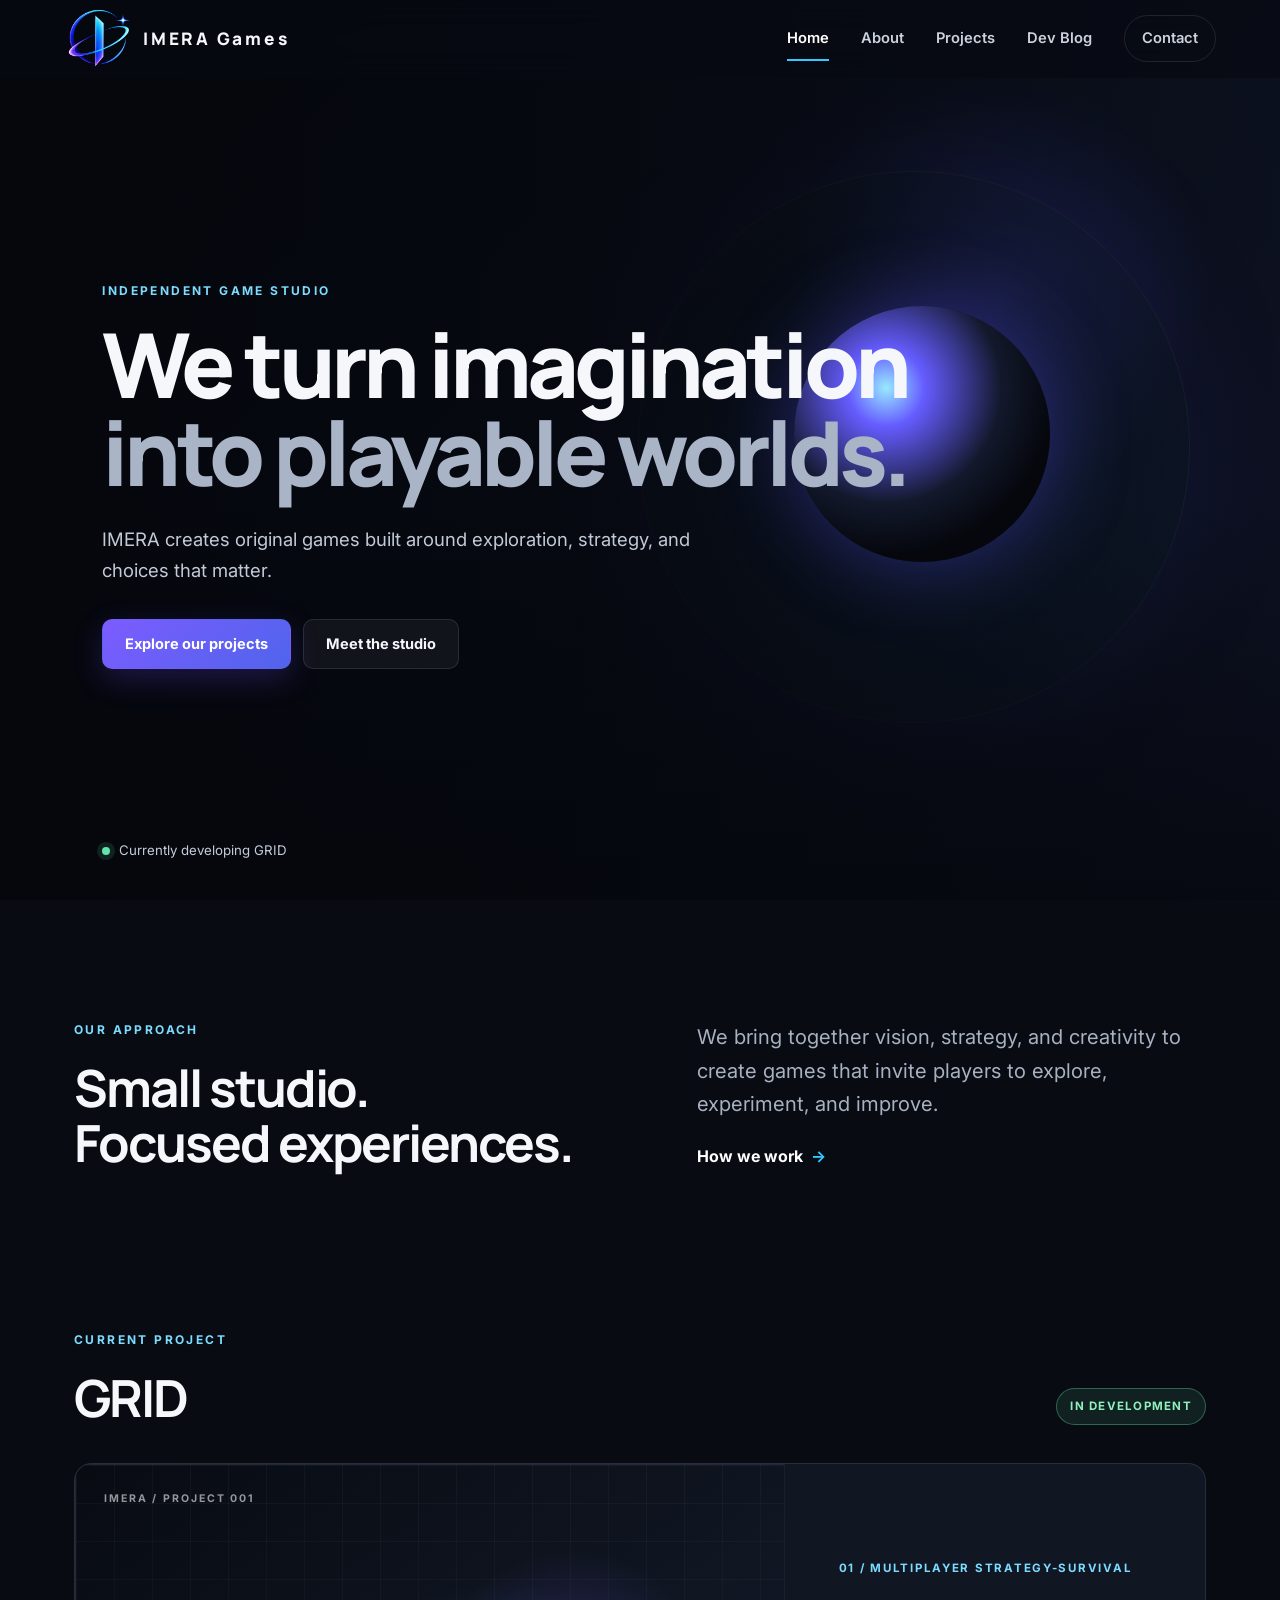
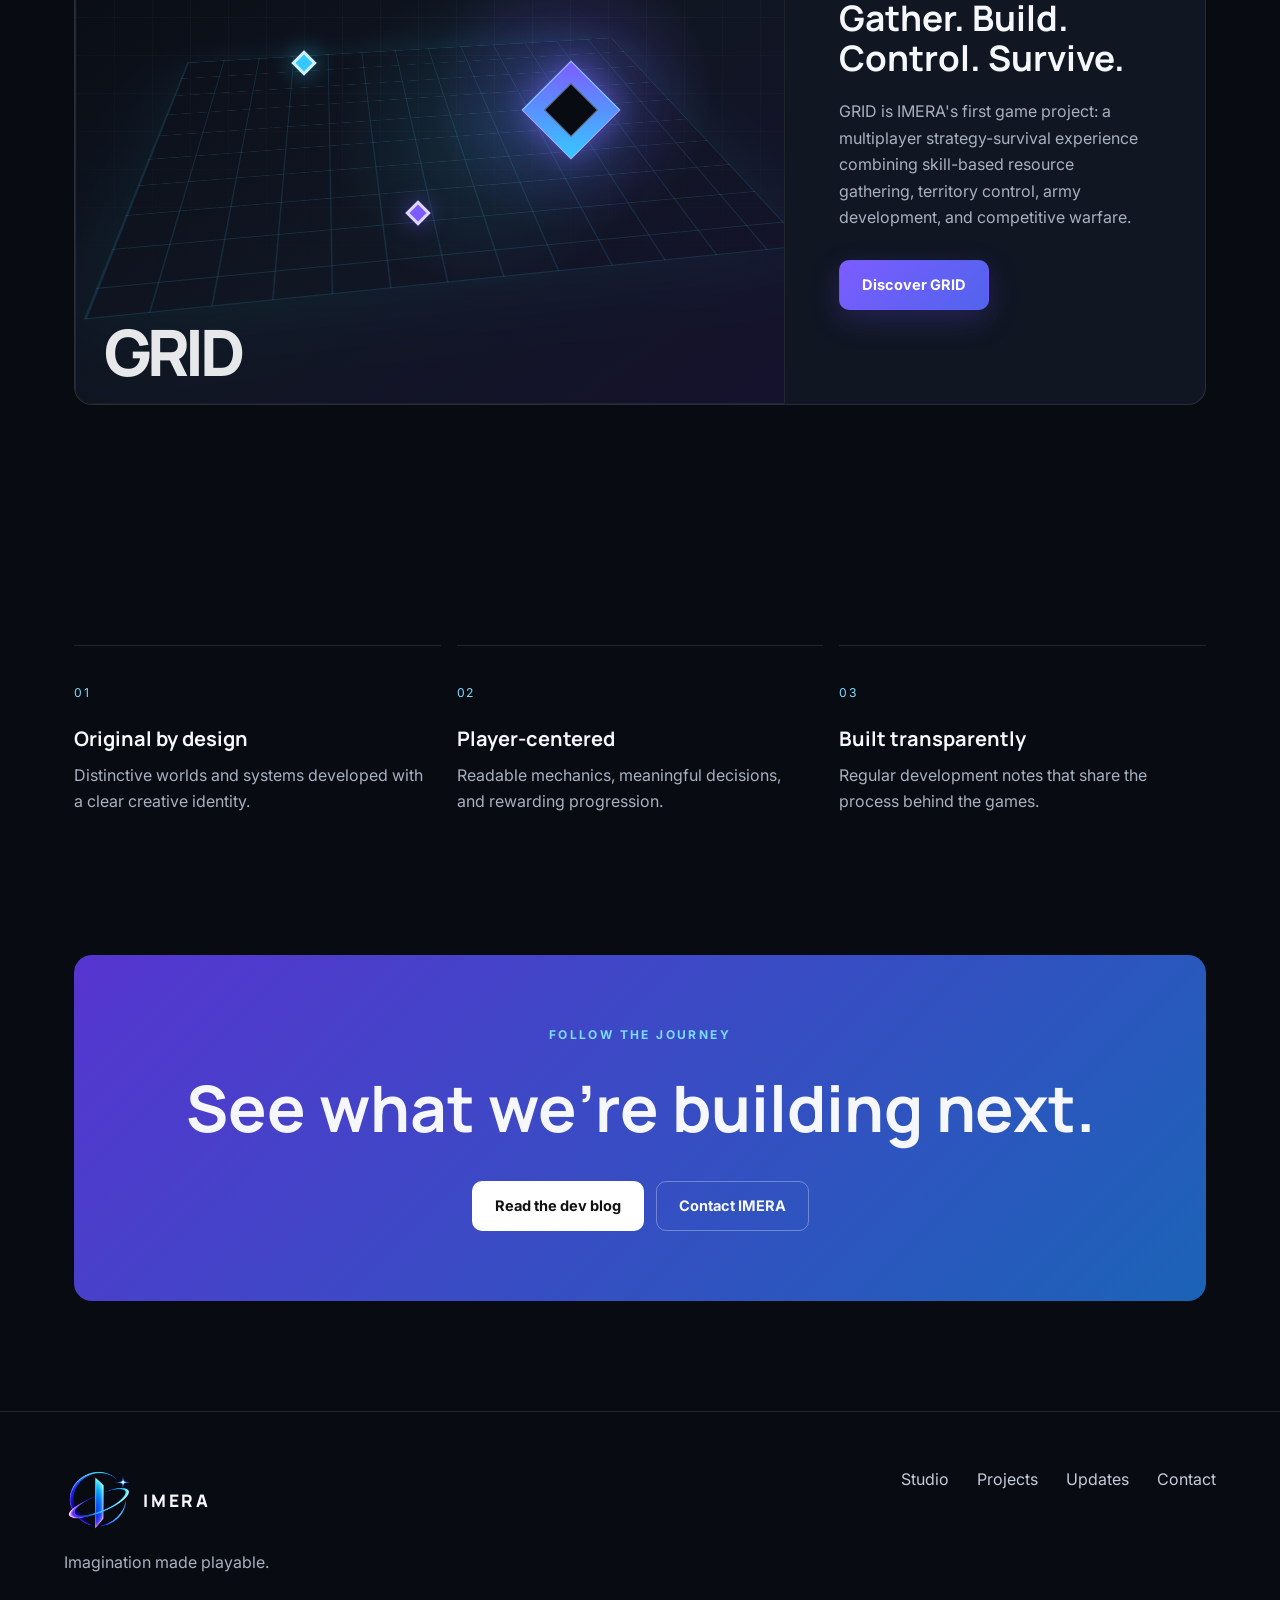
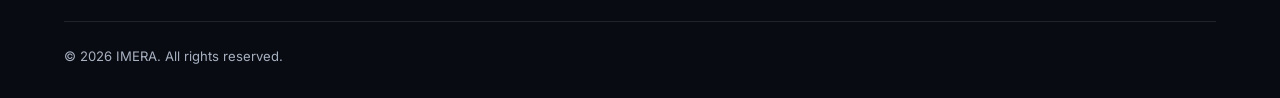
<file: index.html>
<!DOCTYPE html>
<html lang="en">
<head>
  <meta charset="UTF-8">
  <meta name="viewport" content="width=device-width, initial-scale=1.0">
  <meta name="description" content="IMERA is an independent game studio creating original, systems-driven experiences.">
  <title>Home | IMERA</title>
  <link rel="preconnect" href="https://fonts.googleapis.com">
  <link rel="preconnect" href="https://fonts.gstatic.com" crossorigin>
  <link href="https://fonts.googleapis.com/css2?family=Inter:wght@400;500;600;700&family=Manrope:wght@600;700;800&display=swap" rel="stylesheet">
  <link rel="stylesheet" href="css/style.css">
  <link rel="icon" type="image/png" href="assets/logo.png">
</head>
<body>
  <a class="skip-link" href="#main">Skip to content</a>
  <header class="site-header">
  <a class="brand" href="index.html" aria-label="IMERA home">
    <img src="assets/logo.png" alt="" class="brand-logo">
    <span>IMERA Games</span>
  </a>
  <button class="nav-toggle" type="button" aria-label="Open navigation" aria-expanded="false">
    <span></span><span></span><span></span>
  </button>
  <nav class="site-nav" aria-label="Primary navigation">
    <a href="index.html">Home</a>
    <a href="about.html">About</a>
    <a href="projects.html">Projects</a>
    <a href="devlog.html">Dev Blog</a>
    <a class="nav-cta" href="contact.html">Contact</a>
  </nav>
</header>
  <main id="main">
<section class="hero">
  <div class="hero-overlay"></div>
  <div class="hero-content reveal">
    <p class="eyebrow">Independent Game Studio</p>
    <h1>We turn imagination<br><span>into playable worlds.</span></h1>
    <p class="hero-copy">IMERA creates original games built around exploration, strategy, and choices that matter.</p>
    <div class="button-row"><a class="button primary" href="projects.html">Explore our projects</a><a class="button secondary" href="about.html">Meet the studio</a></div>
  </div>
  <div class="hero-status"><span class="status-dot"></span> Currently developing GRID</div>
</section>
<section class="section intro reveal">
  <div><p class="eyebrow">Our approach</p><h2>Small studio.<br>Focused experiences.</h2></div>
  <div><p class="lead">We bring together vision, strategy, and creativity to create games that invite players to explore, experiment, and improve.</p><a class="text-link" href="about.html">How we work <span>→</span></a></div>
</section>
<section class="section featured-section">
  <div class="section-heading reveal"><div><p class="eyebrow">Current Project</p><h2>GRID</h2></div><span class="pill">In Development</span></div>
  <article class="project-feature reveal">
    <div class="project-visual grid-visual" aria-label="Abstract tactical visual for GRID"><span class="visual-label">IMERA / PROJECT 001</span><div class="grid-pattern"></div><div class="grid-zone zone-one"></div><div class="grid-zone zone-two"></div><div class="grid-core"></div><p class="visual-word">GRID</p></div>
    <div class="project-feature-content"><p class="project-number">01 / MULTIPLAYER STRATEGY-SURVIVAL</p><h3>Gather. Build. Control. Survive.</h3><p>GRID is IMERA's first game project: a multiplayer strategy-survival experience combining skill-based resource gathering, territory control, army development, and competitive warfare.</p><a class="button primary" href="projects.html">Discover GRID</a></div>
  </article>
</section>
<section class="section values-grid reveal">
  <article><span>01</span><h3>Original by design</h3><p>Distinctive worlds and systems developed with a clear creative identity.</p></article>
  <article><span>02</span><h3>Player-centered</h3><p>Readable mechanics, meaningful decisions, and rewarding progression.</p></article>
  <article><span>03</span><h3>Built transparently</h3><p>Regular development notes that share the process behind the games.</p></article>
</section>
<section class="cta reveal"><p class="eyebrow">Follow the journey</p><h2>See what we're building next.</h2><div class="button-row"><a class="button light" href="devlog.html">Read the dev blog</a><a class="button ghost-light" href="contact.html">Contact IMERA</a></div></section></main>
  <footer class="site-footer">
  <div>
    <a class="brand footer-brand" href="index.html"><img src="assets/logo.png" alt="" class="brand-logo">
    <span>IMERA</span></a>
    <p>Imagination made playable.</p>
  </div>
  <div class="footer-links">
    <a href="about.html">Studio</a><a href="projects.html">Projects</a><a href="devlog.html">Updates</a><a href="contact.html">Contact</a>
  </div>
  <p class="copyright">© <span data-year></span> IMERA. All rights reserved.</p>
</footer>
  <script src="js/main.js"></script>
  <script>document.querySelectorAll(".site-nav a").forEach(a => a.getAttribute("href") === "index.html" && a.classList.add("active"));</script>
</body>
</html>
</file>
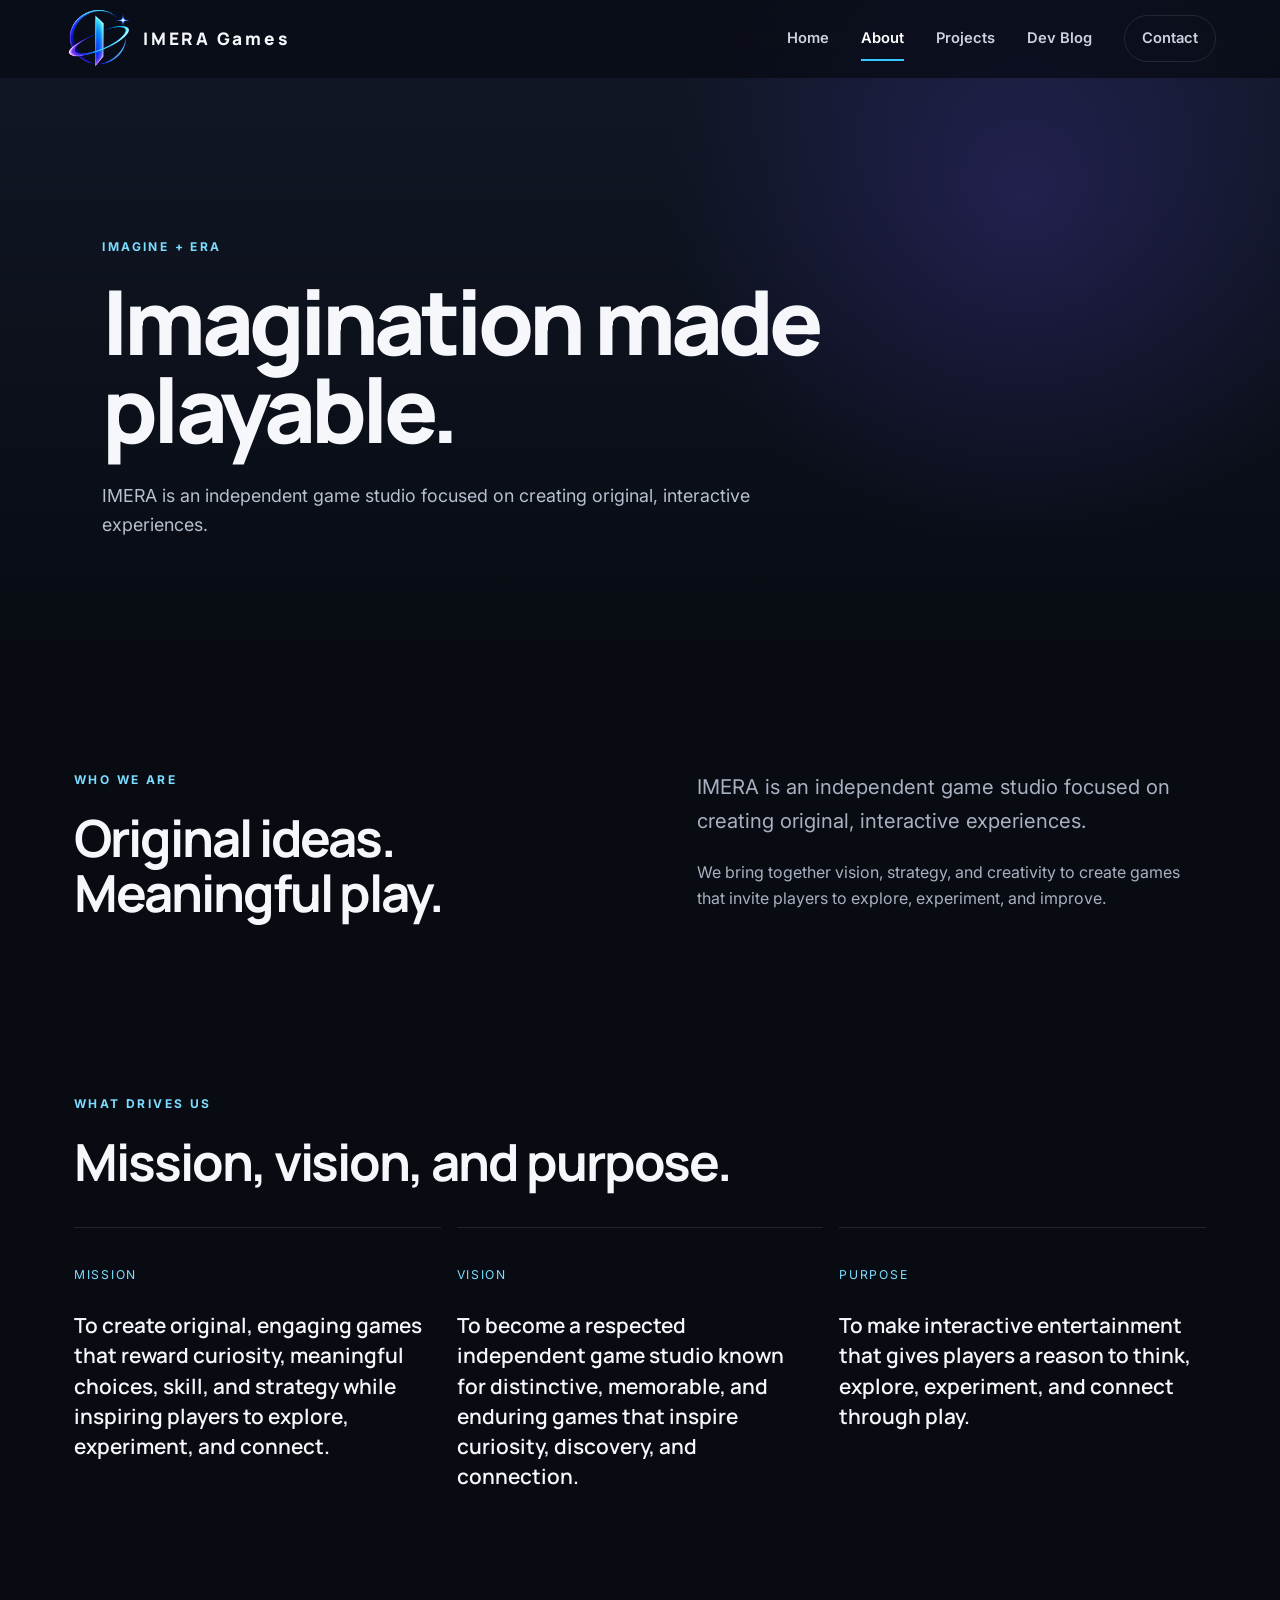
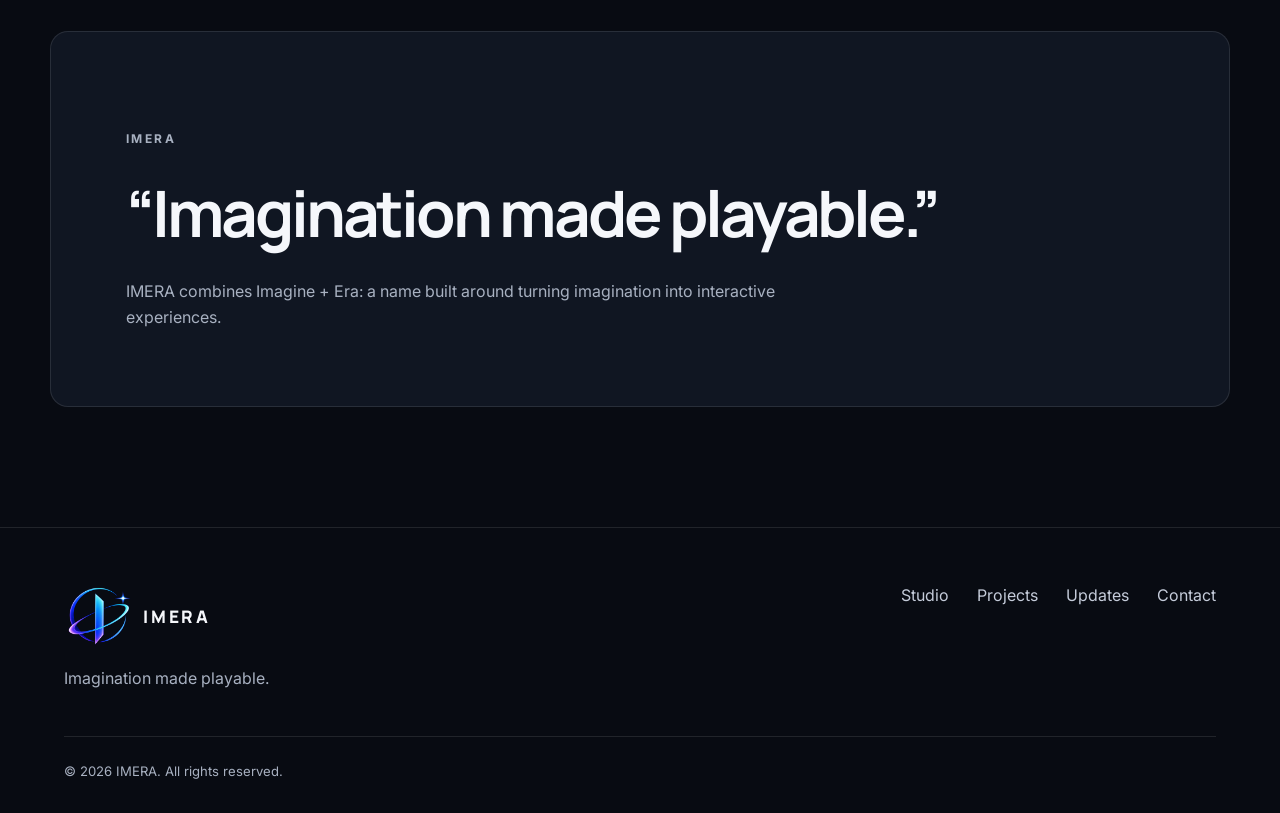
<file: about.html>
<!DOCTYPE html>
<html lang="en">
<head>
  <meta charset="UTF-8">
  <meta name="viewport" content="width=device-width, initial-scale=1.0">
  <meta name="description" content="Learn about IMERA, an independent game studio focused on original interactive experiences.">
  <title>About | IMERA</title>
  <link rel="preconnect" href="https://fonts.googleapis.com">
  <link rel="preconnect" href="https://fonts.gstatic.com" crossorigin>
  <link href="https://fonts.googleapis.com/css2?family=Inter:wght@400;500;600;700&family=Manrope:wght@600;700;800&display=swap" rel="stylesheet">
  <link rel="stylesheet" href="css/style.css">
  <link rel="icon" type="image/png" href="assets/logo.png">
</head>
<body>
  <a class="skip-link" href="#main">Skip to content</a>
  <header class="site-header">
  <a class="brand" href="index.html" aria-label="IMERA home">
    <img src="assets/logo.png" alt="" class="brand-logo">
    <span>IMERA Games</span>
  </a>
  <button class="nav-toggle" type="button" aria-label="Open navigation" aria-expanded="false">
    <span></span><span></span><span></span>
  </button>
  <nav class="site-nav" aria-label="Primary navigation">
    <a href="index.html">Home</a>
    <a href="about.html">About</a>
    <a href="projects.html">Projects</a>
    <a href="devlog.html">Dev Blog</a>
    <a class="nav-cta" href="contact.html">Contact</a>
  </nav>
</header>
  <main id="main"><section class="page-hero"><div class="reveal"><p class="eyebrow">Imagine + Era</p><h1>Imagination made playable.</h1><p>IMERA is an independent game studio focused on creating original, interactive experiences.</p></div></section>
<section class="section split reveal"><div><p class="eyebrow">Who We Are</p><h2>Original ideas.<br>Meaningful play.</h2></div><div><p class="lead">IMERA is an independent game studio focused on creating original, interactive experiences.</p><p>We bring together vision, strategy, and creativity to create games that invite players to explore, experiment, and improve.</p></div></section>
<section class="section principles"><div class="section-heading reveal"><div><p class="eyebrow">What Drives Us</p><h2>Mission, vision, and purpose.</h2></div></div><div class="three-column reveal"><article><span>Mission</span><h3>To create original, engaging games that reward curiosity, meaningful choices, skill, and strategy while inspiring players to explore, experiment, and connect.</h3></article><article><span>Vision</span><h3>To become a respected independent game studio known for distinctive, memorable, and enduring games that inspire curiosity, discovery, and connection.</h3></article><article><span>Purpose</span><h3>To make interactive entertainment that gives players a reason to think, explore, experiment, and connect through play.</h3></article></div></section>
<section class="quote-block reveal"><p class="eyebrow">IMERA</p><blockquote>“Imagination made playable.”</blockquote><p>IMERA combines Imagine + Era: a name built around turning imagination into interactive experiences.</p></section></main>
  <footer class="site-footer">
  <div>
    <a class="brand footer-brand" href="index.html"><img src="assets/logo.png" alt="" class="brand-logo">
    <span>IMERA</span></a>
    <p>Imagination made playable.</p>
  </div>
  <div class="footer-links">
    <a href="about.html">Studio</a><a href="projects.html">Projects</a><a href="devlog.html">Updates</a><a href="contact.html">Contact</a>
  </div>
  <p class="copyright">© <span data-year></span> IMERA. All rights reserved.</p>
</footer>
  <script src="js/main.js"></script>
  <script>document.querySelectorAll(".site-nav a").forEach(a => a.getAttribute("href") === "about.html" && a.classList.add("active"));</script>
</body>
</html>
</file>
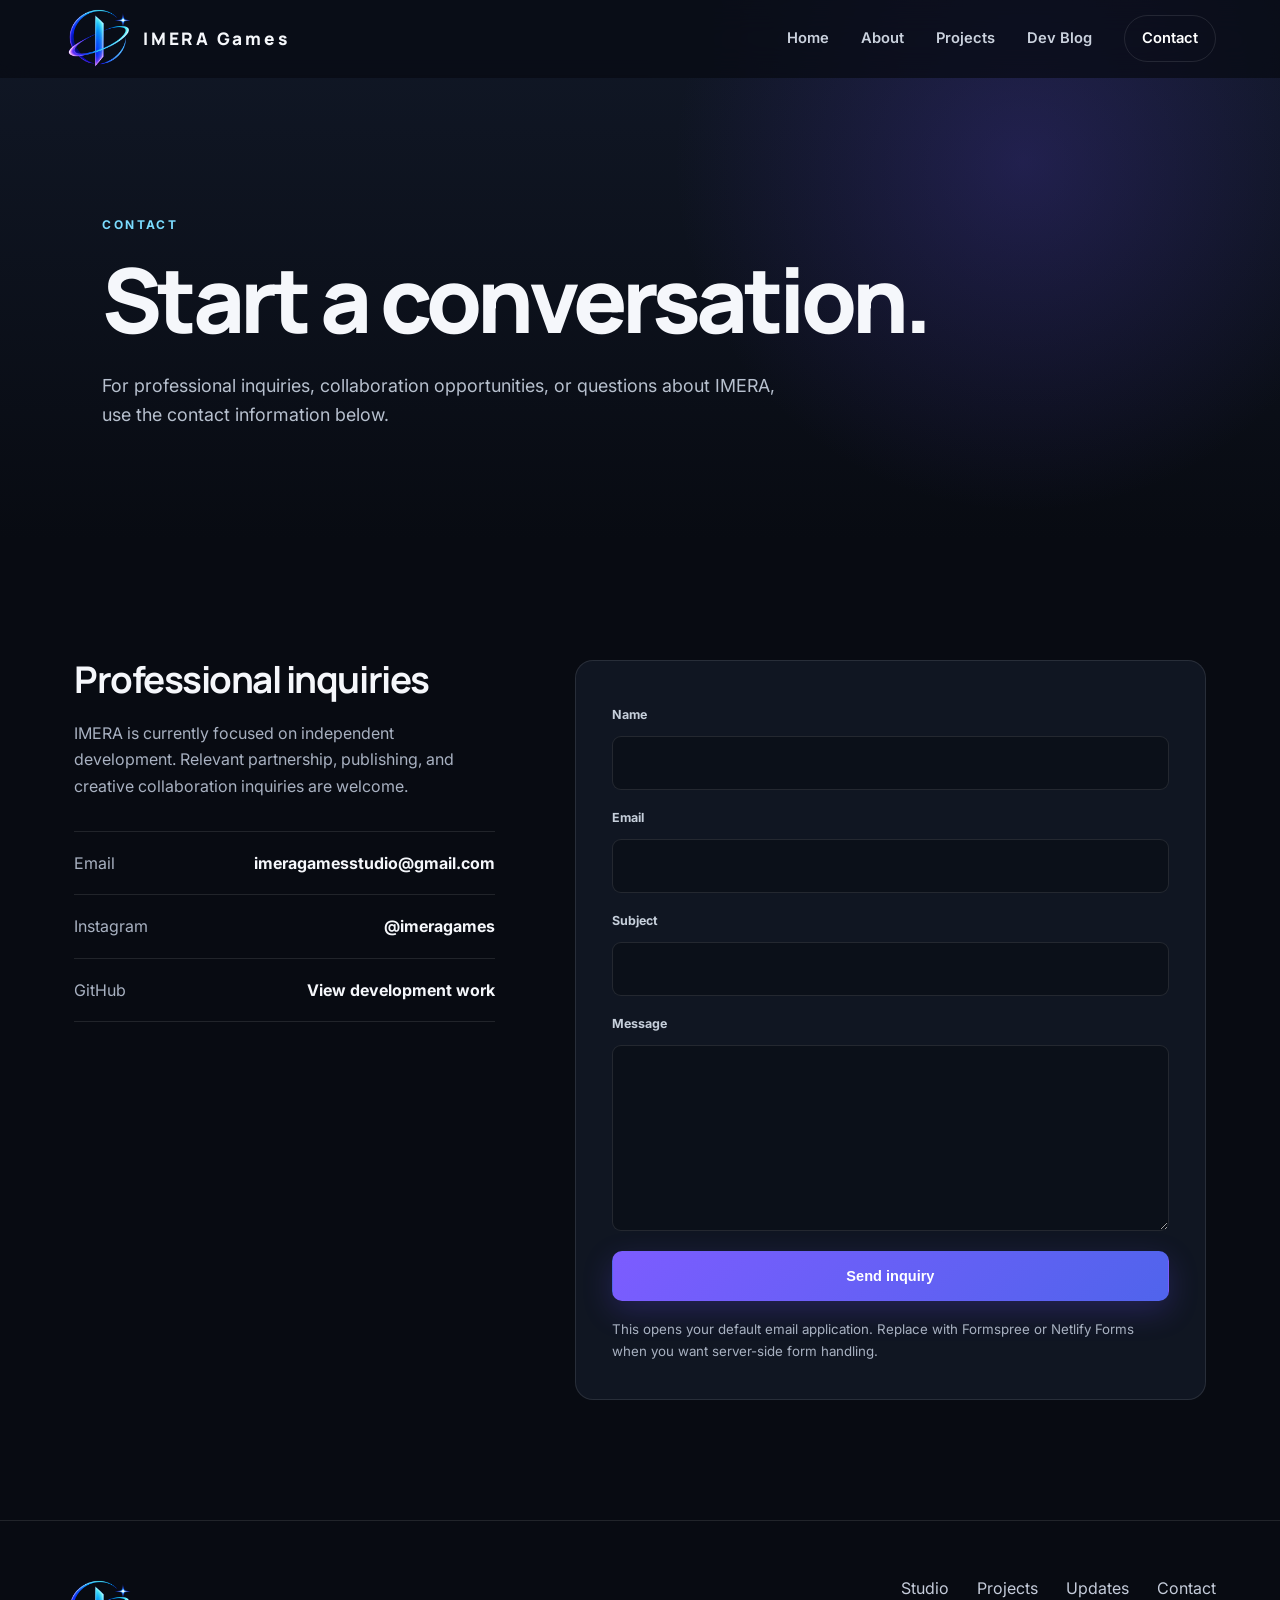
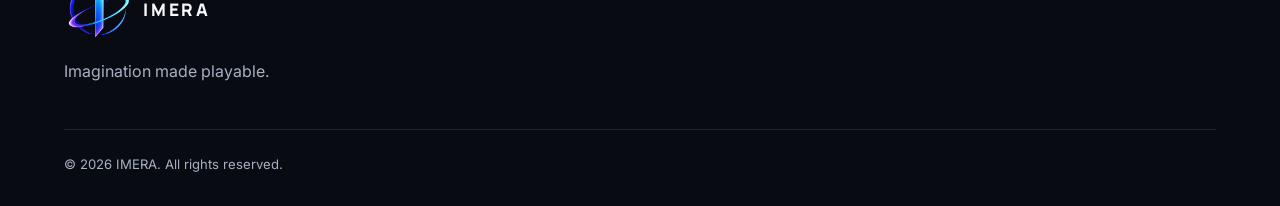
<file: contact.html>
<!DOCTYPE html>
<html lang="en">
<head>
  <meta charset="UTF-8">
  <meta name="viewport" content="width=device-width, initial-scale=1.0">
  <meta name="description" content="Contact IMERA for professional, publishing, or collaboration inquiries.">
  <title>Contact | IMERA</title>
  <link rel="preconnect" href="https://fonts.googleapis.com">
  <link rel="preconnect" href="https://fonts.gstatic.com" crossorigin>
  <link href="https://fonts.googleapis.com/css2?family=Inter:wght@400;500;600;700&family=Manrope:wght@600;700;800&display=swap" rel="stylesheet">
  <link rel="stylesheet" href="css/style.css">
  <link rel="icon" type="image/png" href="assets/logo.png">
</head>
<body>
  <a class="skip-link" href="#main">Skip to content</a>
  <header class="site-header">
  <a class="brand" href="index.html" aria-label="IMERA home">
    <img src="assets/logo.png" alt="" class="brand-logo">
    <span>IMERA Games</span>
  </a>
  <button class="nav-toggle" type="button" aria-label="Open navigation" aria-expanded="false">
    <span></span><span></span><span></span>
  </button>
  <nav class="site-nav" aria-label="Primary navigation">
    <a href="index.html">Home</a>
    <a href="about.html">About</a>
    <a href="projects.html">Projects</a>
    <a href="devlog.html">Dev Blog</a>
    <a class="nav-cta" href="contact.html">Contact</a>
  </nav>
</header>
  <main id="main">
<section class="page-hero compact"><div class="reveal"><p class="eyebrow">Contact</p><h1>Start a conversation.</h1><p>For professional inquiries, collaboration opportunities, or questions about IMERA, use the contact information below.</p></div></section>
<section class="section contact-grid"><div class="contact-copy reveal"><h2>Professional inquiries</h2><p>IMERA is currently focused on independent development. Relevant partnership, publishing, and creative collaboration inquiries are welcome.</p><div class="contact-links"><a href="mailto:imeragamesstudio@gmail.com"><span>Email</span><strong>imeragamesstudio@gmail.com</strong></a><a href="https://www.instagram.com/imeragames/"><span>Instagram</span><strong>@imeragames</strong></a><a href="https://github.com/imeragames"><span>GitHub</span><strong>View development work</strong></a></div></div><form class="contact-form reveal" action="mailto:imeragamesstudio@gmail.com" method="post" enctype="text/plain"><label for="name">Name</label><input id="name" name="name" type="text" required><label for="email">Email</label><input id="email" name="email" type="email" required><label for="subject">Subject</label><input id="subject" name="subject" type="text" required><label for="message">Message</label><textarea id="message" name="message" rows="6" required></textarea><button class="button primary" type="submit">Send inquiry</button><small>This opens your default email application. Replace with Formspree or Netlify Forms when you want server-side form handling.</small></form></section></main>
  <footer class="site-footer">
  <div>
    <a class="brand footer-brand" href="index.html"><img src="assets/logo.png" alt="" class="brand-logo">
    <span>IMERA</span></a>
    <p>Imagination made playable.</p>
  </div>
  <div class="footer-links">
    <a href="about.html">Studio</a><a href="projects.html">Projects</a><a href="devlog.html">Updates</a><a href="contact.html">Contact</a>
  </div>
  <p class="copyright">© <span data-year></span> IMERA. All rights reserved.</p>
</footer>
  <script src="js/main.js"></script>
  <script>document.querySelectorAll(".site-nav a").forEach(a => a.getAttribute("href") === "contact.html" && a.classList.add("active"));</script>
</body>
</html>
</file>
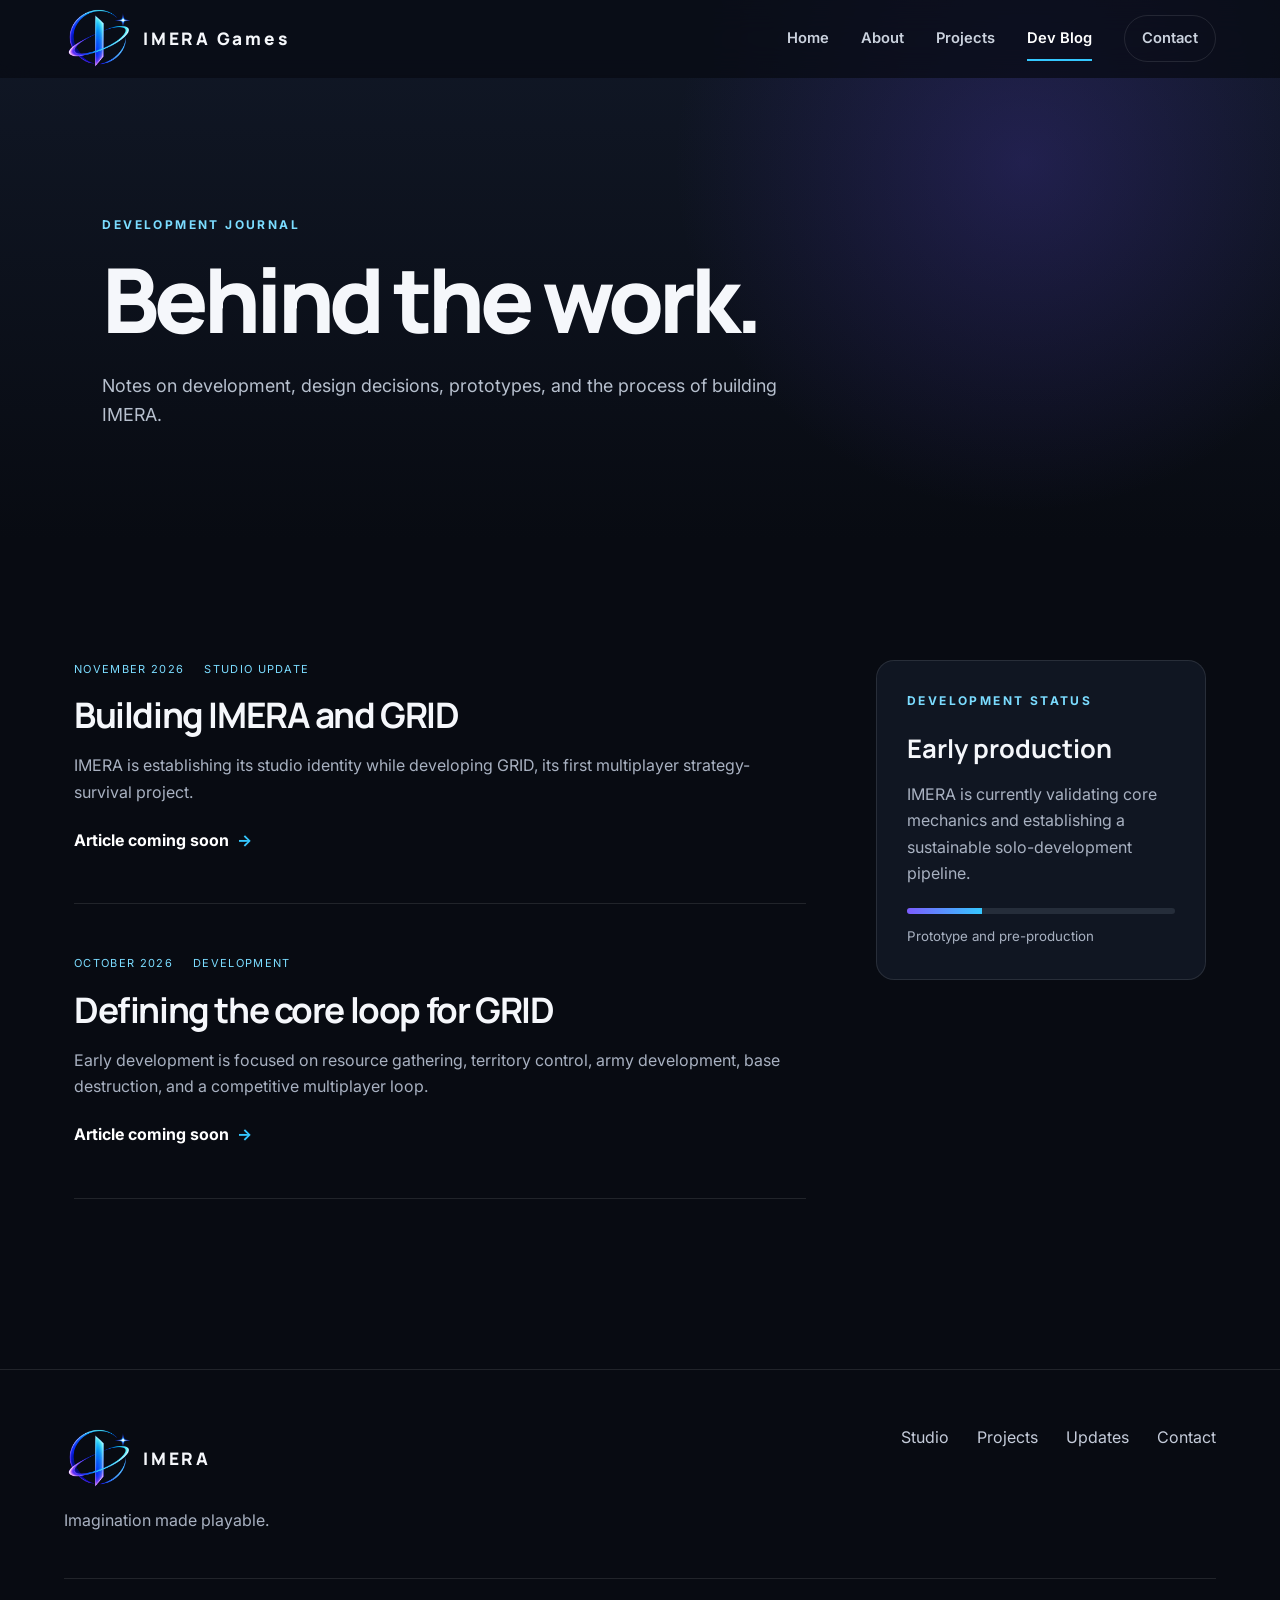
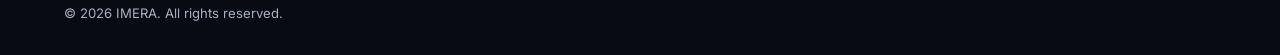
<file: devlog.html>
<!DOCTYPE html>
<html lang="en">
<head>
  <meta charset="UTF-8">
  <meta name="viewport" content="width=device-width, initial-scale=1.0">
  <meta name="description" content="Follow development updates, design notes, and studio news from IMERA.">
  <title>Dev Blog | IMERA</title>
  <link rel="preconnect" href="https://fonts.googleapis.com">
  <link rel="preconnect" href="https://fonts.gstatic.com" crossorigin>
  <link href="https://fonts.googleapis.com/css2?family=Inter:wght@400;500;600;700&family=Manrope:wght@600;700;800&display=swap" rel="stylesheet">
  <link rel="stylesheet" href="css/style.css">
  <link rel="icon" type="image/png" href="assets/logo.png">
</head>
<body>
  <a class="skip-link" href="#main">Skip to content</a>
  <header class="site-header">
  <a class="brand" href="index.html" aria-label="IMERA home">
    <img src="assets/logo.png" alt="" class="brand-logo">
    <span>IMERA Games</span>
  </a>
  <button class="nav-toggle" type="button" aria-label="Open navigation" aria-expanded="false">
    <span></span><span></span><span></span>
  </button>
  <nav class="site-nav" aria-label="Primary navigation">
    <a href="index.html">Home</a>
    <a href="about.html">About</a>
    <a href="projects.html">Projects</a>
    <a href="devlog.html">Dev Blog</a>
    <a class="nav-cta" href="contact.html">Contact</a>
  </nav>
</header>
  <main id="main">
<section class="page-hero compact"><div class="reveal"><p class="eyebrow">Development journal</p><h1>Behind the work.</h1><p>Notes on development, design decisions, prototypes, and the process of building IMERA.</p></div></section>
<section class="section blog-layout"><div class="blog-list">
  <article class="blog-card reveal"><div class="blog-meta"><time datetime="2026-11">November 2026</time><span>Studio Update</span></div><h2>Building IMERA and GRID</h2><p>IMERA is establishing its studio identity while developing GRID, its first multiplayer strategy-survival project.</p><a class="text-link" href="#">Article coming soon <span>→</span></a></article>
  <article class="blog-card reveal"><div class="blog-meta"><time datetime="2026-10">October 2026</time><span>Development</span></div><h2>Defining the core loop for GRID</h2><p>Early development is focused on resource gathering, territory control, army development, base destruction, and a competitive multiplayer loop.</p><a class="text-link" href="#">Article coming soon <span>→</span></a></article>
</div><aside class="blog-aside reveal"><p class="eyebrow">Development status</p><h3>Early production</h3><p>IMERA is currently validating core mechanics and establishing a sustainable solo-development pipeline.</p><div class="progress"><span></span></div><small>Prototype and pre-production</small></aside></section></main>
  <footer class="site-footer">
  <div>
    <a class="brand footer-brand" href="index.html"><img src="assets/logo.png" alt="" class="brand-logo">
    <span>IMERA</span></a>
    <p>Imagination made playable.</p>
  </div>
  <div class="footer-links">
    <a href="about.html">Studio</a><a href="projects.html">Projects</a><a href="devlog.html">Updates</a><a href="contact.html">Contact</a>
  </div>
  <p class="copyright">© <span data-year></span> IMERA. All rights reserved.</p>
</footer>
  <script src="js/main.js"></script>
  <script>document.querySelectorAll(".site-nav a").forEach(a => a.getAttribute("href") === "devlog.html" && a.classList.add("active"));</script>
</body>
</html>
</file>
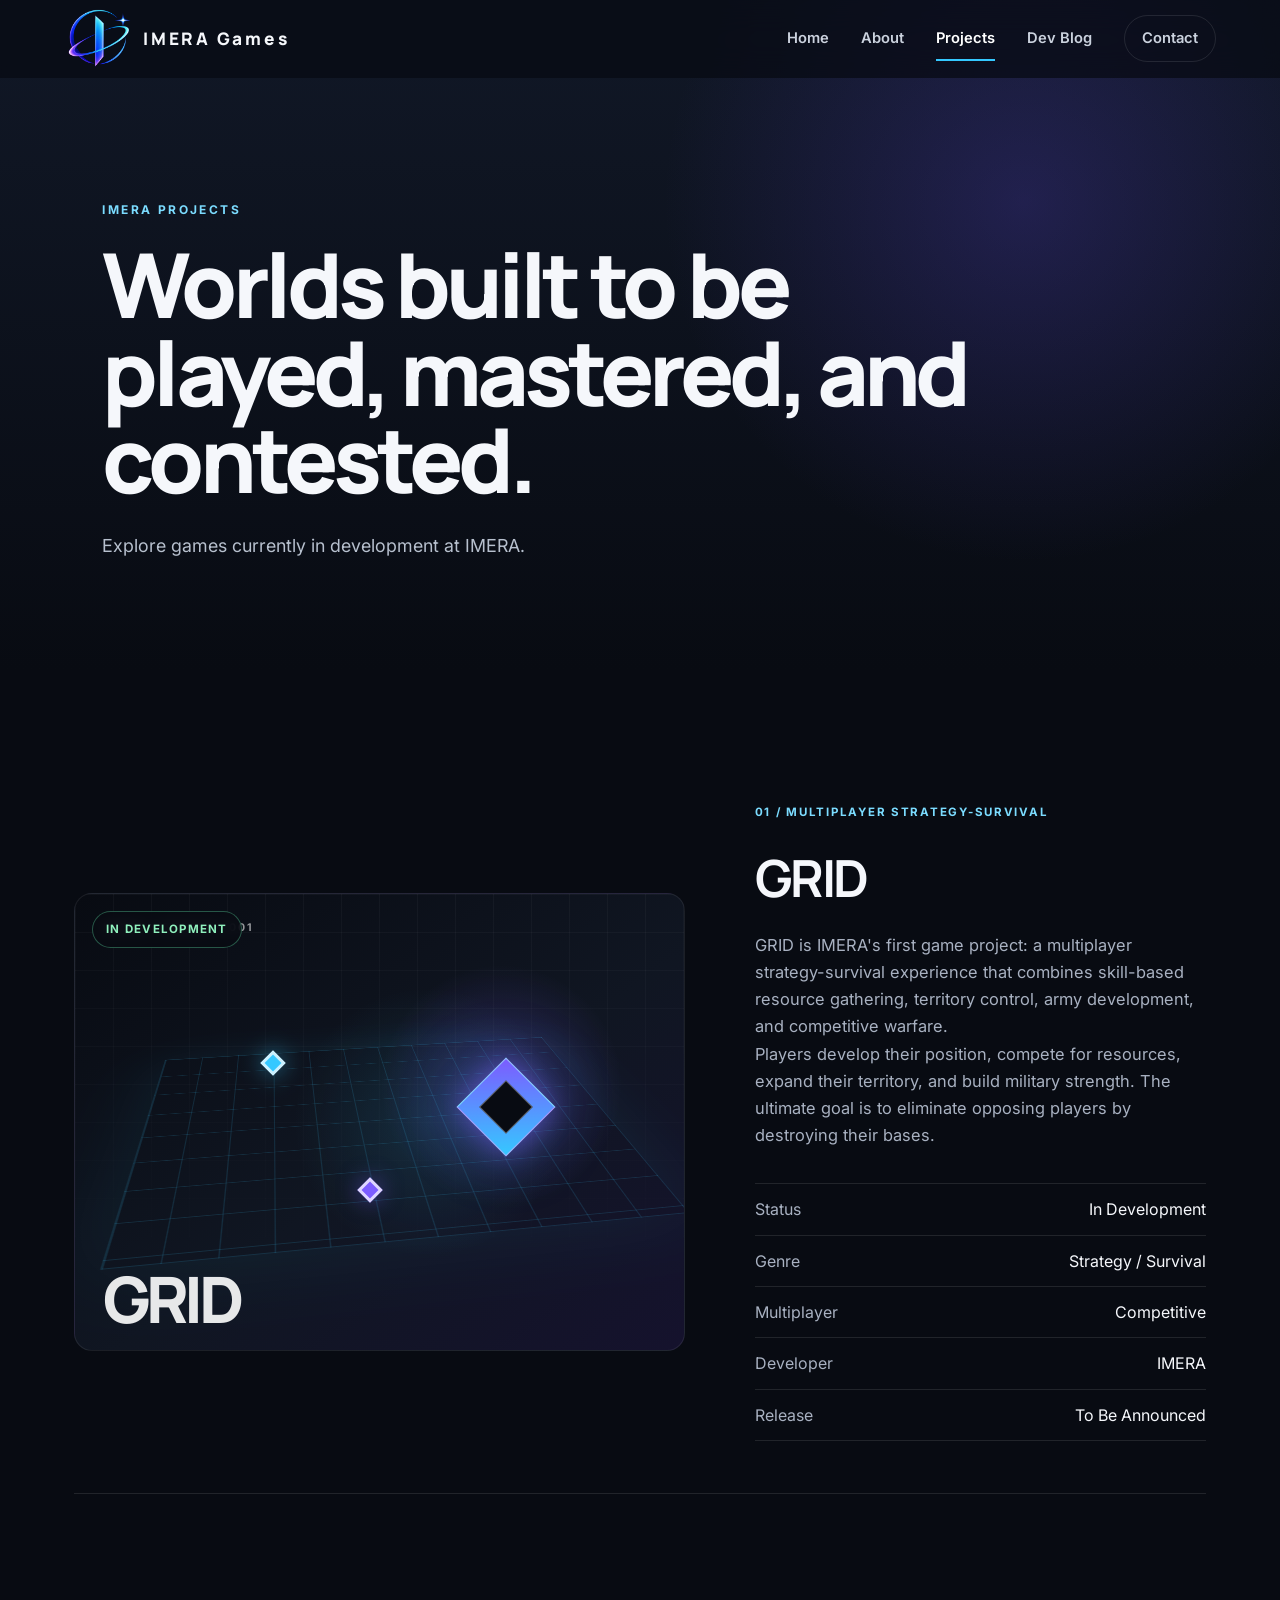
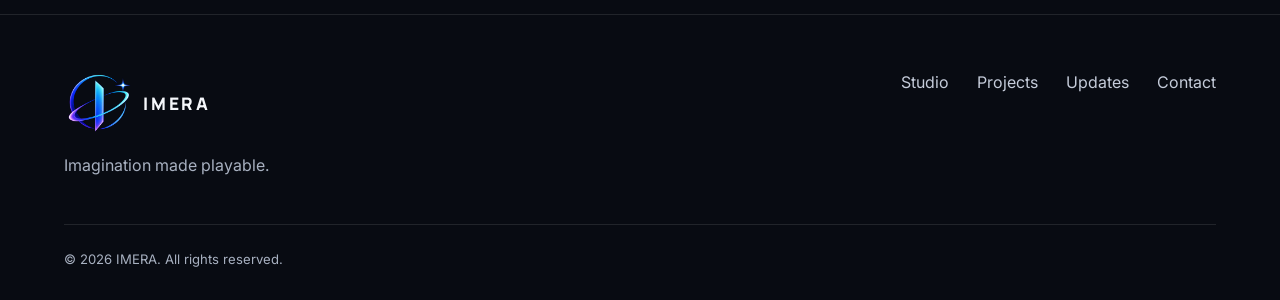
<file: projects.html>
<!DOCTYPE html>
<html lang="en">
<head>
  <meta charset="UTF-8">
  <meta name="viewport" content="width=device-width, initial-scale=1.0">
  <meta name="description" content="Explore games and prototypes currently in development at IMERA.">
  <title>Projects | IMERA</title>
  <link rel="preconnect" href="https://fonts.googleapis.com">
  <link rel="preconnect" href="https://fonts.gstatic.com" crossorigin>
  <link href="https://fonts.googleapis.com/css2?family=Inter:wght@400;500;600;700&family=Manrope:wght@600;700;800&display=swap" rel="stylesheet">
  <link rel="stylesheet" href="css/style.css">
  <link rel="icon" type="image/png" href="assets/logo.png">
</head>
<body>
  <a class="skip-link" href="#main">Skip to content</a>
  <header class="site-header">
  <a class="brand" href="index.html" aria-label="IMERA home">
    <img src="assets/logo.png" alt="" class="brand-logo">
    <span>IMERA Games</span>
  </a>
  <button class="nav-toggle" type="button" aria-label="Open navigation" aria-expanded="false">
    <span></span><span></span><span></span>
  </button>
  <nav class="site-nav" aria-label="Primary navigation">
    <a href="index.html">Home</a>
    <a href="about.html">About</a>
    <a href="projects.html">Projects</a>
    <a href="devlog.html">Dev Blog</a>
    <a class="nav-cta" href="contact.html">Contact</a>
  </nav>
</header>
  <main id="main"><section class="page-hero"><div class="reveal"><p class="eyebrow">IMERA Projects</p><h1>Worlds built to be played, mastered, and contested.</h1><p>Explore games currently in development at IMERA.</p></div></section>
<section class="section project-list"><article class="project-row reveal"><div class="project-image"><div class="project-visual grid-visual" aria-label="Abstract tactical visual for GRID"><span class="visual-label">IMERA / PROJECT 001</span><div class="grid-pattern"></div><div class="grid-zone zone-one"></div><div class="grid-zone zone-two"></div><div class="grid-core"></div><p class="visual-word">GRID</p></div><span class="pill image-pill">In Development</span></div><div class="project-info"><p class="project-number">01 / MULTIPLAYER STRATEGY-SURVIVAL</p><h2>GRID</h2><p>GRID is IMERA's first game project: a multiplayer strategy-survival experience that combines skill-based resource gathering, territory control, army development, and competitive warfare.</p><p>Players develop their position, compete for resources, expand their territory, and build military strength. The ultimate goal is to eliminate opposing players by destroying their bases.</p><dl><div><dt>Status</dt><dd>In Development</dd></div><div><dt>Genre</dt><dd>Strategy / Survival</dd></div><div><dt>Multiplayer</dt><dd>Competitive</dd></div><div><dt>Developer</dt><dd>IMERA</dd></div><div><dt>Release</dt><dd>To Be Announced</dd></div></dl></div></article></section></main>
  <footer class="site-footer">
  <div>
    <a class="brand footer-brand" href="index.html"><img src="assets/logo.png" alt="" class="brand-logo">
    <span>IMERA</span></a>
    <p>Imagination made playable.</p>
  </div>
  <div class="footer-links">
    <a href="about.html">Studio</a><a href="projects.html">Projects</a><a href="devlog.html">Updates</a><a href="contact.html">Contact</a>
  </div>
  <p class="copyright">© <span data-year></span> IMERA. All rights reserved.</p>
</footer>
  <script src="js/main.js"></script>
  <script>document.querySelectorAll(".site-nav a").forEach(a => a.getAttribute("href") === "projects.html" && a.classList.add("active"));</script>
</body>
</html>
</file>
<file: css/style.css>
/* =========================================================
   ROOT VARIABLES
   ========================================================= */

:root {
    --bg: #080b12;
    --surface: #101622;
    --surface-2: #151d2b;
    --text: #f5f7fb;
    --muted: #a8b1c1;
    --line: rgba(255,255,255,.1);
    --accent: #7c5cff;
    --accent-2: #35c8ff;
    --max: 1180px;
    --radius: 18px;
}


/* =========================================================
   GLOBAL / RESET
   ========================================================= */

* {
    box-sizing: border-box;
    margin: 0;
    padding: 0;
}

html {
    scroll-behavior: smooth;
}

body {
    font-family: Inter, Segoe UI, sans-serif;
    background: var(--bg);
    color: var(--text);
    line-height: 1.65;
}

img {
    display: block;
    width: 100%;
}

a {
    color: inherit;
}


/* =========================================================
   ACCESSIBILITY
   ========================================================= */

.skip-link {
    position: absolute;
    left: -9999px;
}

.skip-link:focus {
    left: 1rem;
    top: 1rem;
    z-index: 1000;
    background: #fff;
    color: #000;
    padding: .75rem;
}


/* =========================================================
   HEADER / NAVIGATION
   ========================================================= */

.site-header {
    height: 78px;
    padding: 0 max(5vw,24px);

    display: flex;
    align-items: center;
    justify-content: space-between;

    position: fixed;
    inset: 0 0 auto;
    z-index: 50;

    background: rgba(8,11,18,.72);
    border-bottom: 1px solid transparent;
    backdrop-filter: blur(16px);

    transition: .3s;
}

.site-header.scrolled {
    border-color: var(--line);
    background: rgba(8,11,18,.94);
}


/* =========================================================
   BRAND
   ========================================================= */

.brand {
    display: inline-flex;
    align-items: center;
    gap: 10px;

    text-decoration: none;

    font: 800 1.08rem Manrope, sans-serif;
    letter-spacing: .16em;
}

.brand-mark {
    width: 31px;
    height: 31px;

    display: grid;
    place-items: center;

    border: 1px solid rgba(255,255,255,.28);
    border-radius: 8px;

    color: #fff;

    background:
        linear-gradient(
            135deg,
            var(--accent),
            #3147d8
        );
}


/* =========================================================
   NAVIGATION
   ========================================================= */

.site-nav {
    display: flex;
    align-items: center;
    gap: 32px;
}

.site-nav a {
    text-decoration: none;

    color: #cbd2de;

    font-size: .92rem;
    font-weight: 600;

    transition: .2s;
}

.site-nav a:hover,
.site-nav a.active {
    color: #fff;
}

.site-nav a.active:not(.nav-cta) {
    position: relative;
}

.site-nav a.active:not(.nav-cta):after {
    content: "";

    position: absolute;

    height: 2px;

    background: var(--accent-2);

    left: 0;
    right: 0;
    bottom: -10px;
}

.nav-cta {
    border: 1px solid var(--line);
    padding: 10px 17px;
    border-radius: 999px;
}

.nav-toggle {
    display: none;
    background: none;
    border: 0;
}


/* =========================================================
   HERO
   ========================================================= */

.hero {
    min-height: 780px;
    height: 100vh;

    position: relative;

    display: flex;
    align-items: center;

    padding:
        110px
        max(8vw,24px)
        60px;

    background:
        radial-gradient(
            circle at 78% 32%,
            rgba(86,92,255,.28),
            transparent 18%
        ),
        radial-gradient(
            circle at 72% 55%,
            rgba(36,196,255,.13),
            transparent 28%
        ),
        linear-gradient(
            135deg,
            #070a11 0%,
            #0d1321 48%,
            #11152b 100%
        );
}

.hero-overlay {
    position: absolute;
    inset: 0;

    background:
        linear-gradient(
            90deg,
            rgba(5,7,13,.98) 0%,
            rgba(5,7,13,.83) 45%,
            rgba(5,7,13,.25) 100%
        ),
        linear-gradient(
            0deg,
            rgba(5,7,13,.8),
            transparent 45%
        );
}

.hero-content {
    position: relative;
    z-index: 2;

    max-width: 820px;
}

.eyebrow {
    text-transform: uppercase;
    letter-spacing: .2em;

    font-size: .75rem;
    font-weight: 700;

    color: #7bdcff;

    margin-bottom: 20px;
}

.hero h1,
.page-hero h1 {
    font: 800 clamp(3.2rem,7vw,7rem)/.98 Manrope, sans-serif;
    letter-spacing: -.055em;
}

.hero h1 span {
    color: #a9b4c7;
}

.hero-copy {
    max-width: 630px;

    font-size: 1.16rem;

    color: #c2cad7;

    margin: 28px 0 34px;
}


/* =========================================================
   BUTTONS
   ========================================================= */

.button-row {
    display: flex;
    flex-wrap: wrap;
    gap: 12px;
}

.button {
    display: inline-flex;
    align-items: center;
    justify-content: center;

    min-height: 50px;

    padding: 0 22px;

    border-radius: 10px;
    border: 1px solid transparent;

    text-decoration: none;

    font-weight: 700;
    font-size: .91rem;

    cursor: pointer;
}

.primary {
    background:
        linear-gradient(
            135deg,
            var(--accent),
            #5064ec
        );

    color: #fff;

    box-shadow:
        0 10px 30px rgba(103,76,255,.23);
}

.secondary {
    border-color: var(--line);
    background: rgba(255,255,255,.05);
}

.light {
    background: #fff;
    color: #111;
}

.ghost-light {
    border-color: rgba(255,255,255,.3);
}


/* =========================================================
   HERO STATUS
   ========================================================= */

.hero-status {
    position: absolute;

    left: max(8vw,24px);
    bottom: 38px;

    z-index: 3;

    color: #c5ccda;
    font-size: .83rem;

    display: flex;
    align-items: center;
    gap: 9px;
}

.status-dot {
    width: 8px;
    height: 8px;

    border-radius: 50%;

    background: #61e5a8;

    box-shadow:
        0 0 0 5px rgba(97,229,168,.12);
}


/* =========================================================
   GENERAL SECTIONS
   ========================================================= */

.section {
    max-width: var(--max);

    margin: auto;

    padding: 120px 24px;
}

.intro,
.split {
    display: grid;

    grid-template-columns: 1fr 1fr;

    gap: 10%;

    align-items: start;
}

.section h2 {
    font:
        700
        clamp(2.1rem,4vw,4rem)/1.08
        Manrope,
        sans-serif;

    letter-spacing: -.04em;
}

.lead {
    font-size: 1.27rem;

    color: #d2d8e2;

    margin-bottom: 24px;
}

.intro p:not(.eyebrow),
.split p:not(.eyebrow) {
    color: var(--muted);

    margin-bottom: 22px;
}

.text-link {
    display: inline-flex;

    gap: 8px;

    color: #fff;

    text-decoration: none;

    font-weight: 700;
}

.text-link span {
    color: var(--accent-2);
}


/* =========================================================
   FEATURED SECTION
   ========================================================= */

.featured-section {
    padding-top: 40px;
}

.section-heading {
    display: flex;
    justify-content: space-between;
    align-items: end;

    margin-bottom: 38px;
}

.pill {
    display: inline-block;

    border:
        1px solid rgba(97,229,168,.35);

    background:
        rgba(97,229,168,.1);

    color: #8ff0bd;

    border-radius: 999px;

    padding: 8px 13px;

    font-size: .72rem;

    text-transform: uppercase;
    letter-spacing: .11em;

    font-weight: 700;
}


/* =========================================================
   PROJECT FEATURE
   ========================================================= */

.project-feature {
    display: grid;

    grid-template-columns:
        1.35fr
        .8fr;

    min-height: 540px;

    background: var(--surface);

    border: 1px solid var(--line);
    border-radius: var(--radius);

    overflow: hidden;
}

.project-feature>.project-visual {
    height: 100%;
    min-height: 540px;
}

.project-feature-content {
    padding: 54px;

    display: flex;
    flex-direction: column;
    justify-content: center;
}

.project-number {
    color: #7bdcff;

    text-transform: uppercase;
    letter-spacing: .15em;

    font-size: .72rem;
    font-weight: 700;

    margin-bottom: 20px;
}

.project-feature h3 {
    font:
        700
        2.2rem/1.15
        Manrope;

    margin-bottom: 20px;
}

.project-feature-content p:not(.project-number) {
    color: var(--muted);

    margin-bottom: 30px;
}

.project-feature .button {
    align-self: flex-start;
}


/* =========================================================
   VALUES / PRINCIPLES
   ========================================================= */

.values-grid,
.three-column {
    display: grid;

    grid-template-columns:
        repeat(3,1fr);

    gap: 16px;
}

.values-grid article,
.three-column article {
    border-top: 1px solid var(--line);

    padding: 32px 12px 20px 0;
}

.values-grid span,
.three-column span {
    color: #7bdcff;

    font-size: .76rem;

    text-transform: uppercase;
    letter-spacing: .14em;
}

.values-grid h3 {
    font:
        700
        1.25rem
        Manrope;

    margin: 20px 0 10px;
}

.values-grid p {
    color: var(--muted);
}


/* =========================================================
   CALL TO ACTION
   ========================================================= */

.cta {
    max-width:
        calc(var(--max) - 48px);

    margin:
        0
        auto
        110px;

    padding: 70px;

    border-radius: var(--radius);

    background:
        linear-gradient(
            135deg,
            #5635d0,
            #1b63b7
        );

    text-align: center;
}

.cta h2 {
    font:
        700
        clamp(2.4rem,5vw,4.5rem)
        Manrope;

    margin-bottom: 30px;
}

.cta .button-row {
    justify-content: center;
}


/* =========================================================
   PAGE HERO
   ========================================================= */

.page-hero {
    padding:
        200px
        max(8vw,24px)
        110px;

    min-height: 650px;

    display: flex;
    align-items: end;

    background:
        radial-gradient(
            circle at 80% 30%,
            rgba(77,60,183,.3),
            transparent 32%
        ),
        linear-gradient(
            180deg,
            #111827,
            var(--bg)
        );
}

.page-hero>div {
    max-width: 980px;
}

.page-hero p:last-child {
    max-width: 680px;

    color: #b7c0ce;

    font-size: 1.12rem;

    margin-top: 28px;
}

.page-hero.compact {
    min-height: 540px;
}


/* =========================================================
   PRINCIPLES
   ========================================================= */

.principles {
    padding-top: 40px;
}

.three-column article {
    min-height: 250px;
}

.three-column h3 {
    font:
        600
        1.3rem/1.45
        Manrope;

    margin-top: 24px;
}


/* =========================================================
   QUOTE BLOCK
   ========================================================= */

.quote-block {
    max-width: var(--max);

    margin:
        0
        auto
        120px;

    border-radius: var(--radius);

    padding: 75px;

    background: var(--surface);

    border: 1px solid var(--line);
}

.quote-block blockquote {
    font:
        700
        clamp(2.4rem,5vw,5rem)
        Manrope;

    letter-spacing: -.05em;
}

.quote-block p {
    color: var(--muted);

    max-width: 680px;

    margin-top: 22px;
}


/* =========================================================
   PROJECT LIST
   ========================================================= */

.project-list {
    padding-top: 80px;
}

.project-row {
    display: grid;

    grid-template-columns:
        1.15fr
        .85fr;

    gap: 70px;

    align-items: center;

    padding: 52px 0;

    border-bottom: 1px solid var(--line);
}

.project-row.reverse .project-image {
    order: 2;
}

.project-image {
    position: relative;
}

.project-image>.project-visual {
    aspect-ratio: 4/3;

    border-radius: var(--radius);
}

.image-pill {
    position: absolute;

    top: 18px;
    left: 18px;

    background:
        rgba(8,11,18,.8);

    backdrop-filter:
        blur(8px);
}

.project-info h2 {
    font:
        700
        clamp(2.4rem,4vw,4rem)
        Manrope;

    margin-bottom: 20px;
}

.project-info>p:not(.project-number) {
    color: var(--muted);

    font-size: 1.03rem;
}

.project-info dl {
    margin-top: 34px;

    border-top:
        1px solid var(--line);
}

.project-info dl div {
    display: flex;
    justify-content: space-between;

    border-bottom:
        1px solid var(--line);

    padding: 12px 0;
}

.project-info dt {
    color: var(--muted);
}


/* =========================================================
   DEV BLOG
   ========================================================= */

.blog-layout {
    display: grid;

    grid-template-columns:
        1fr
        330px;

    gap: 70px;
}

.blog-card {
    padding: 0 0 50px;

    margin-bottom: 50px;

    border-bottom:
        1px solid var(--line);
}

.blog-meta {
    display: flex;

    gap: 20px;

    color: #7bdcff;

    text-transform: uppercase;
    letter-spacing: .12em;

    font-size: .69rem;
}

.blog-card h2 {
    font-size: 2.2rem;

    margin: 18px 0;
}

.blog-card p {
    color: var(--muted);

    margin-bottom: 22px;
}

.blog-aside {
    background: var(--surface);

    border: 1px solid var(--line);
    border-radius: var(--radius);

    padding: 30px;

    height: max-content;

    position: sticky;

    top: 110px;
}

.blog-aside h3 {
    font:
        700
        1.6rem
        Manrope;
}

.blog-aside>p:not(.eyebrow) {
    color: var(--muted);

    margin: 15px 0 22px;
}

.progress {
    height: 6px;

    background: #252d3a;

    border-radius: 9px;

    overflow: hidden;

    margin-bottom: 8px;
}

.progress span {
    display: block;

    width: 28%;
    height: 100%;

    background:
        linear-gradient(
            90deg,
            var(--accent),
            var(--accent-2)
        );
}

.blog-aside small {
    color: var(--muted);
}


/* =========================================================
   CONTACT
   ========================================================= */

.contact-grid {
    display: grid;

    grid-template-columns:
        .8fr
        1.2fr;

    gap: 80px;
}

.contact-copy h2 {
    font-size: 2.3rem;
}

.contact-copy>p {
    color: var(--muted);

    margin: 20px 0 32px;
}

.contact-links {
    border-top:
        1px solid var(--line);
}

.contact-links a {
    display: flex;
    justify-content: space-between;

    padding: 18px 0;

    border-bottom:
        1px solid var(--line);

    text-decoration: none;
}

.contact-links span {
    color: var(--muted);
}


/* =========================================================
   CONTACT FORM
   ========================================================= */

.contact-form {
    background: var(--surface);

    border: 1px solid var(--line);
    border-radius: var(--radius);

    padding: 36px;

    display: grid;

    gap: 10px;
}

.contact-form label {
    font-size: .78rem;

    color: #c6cfdb;

    font-weight: 700;

    margin-top: 8px;
}

.contact-form input,
.contact-form textarea {
    width: 100%;

    border: 1px solid var(--line);

    background: #0b1019;

    color: #fff;

    border-radius: 9px;

    padding: 13px;

    font: inherit;
}

.contact-form input:focus,
.contact-form textarea:focus {
    outline:
        2px solid var(--accent);

    border-color: transparent;
}

.contact-form .button {
    margin-top: 10px;
}

.contact-form small {
    color: var(--muted);

    margin-top: 8px;
}


/* =========================================================
   FOOTER
   ========================================================= */

.site-footer {
    border-top:
        1px solid var(--line);

    padding:
        54px
        max(5vw,24px)
        30px;

    display: grid;

    grid-template-columns:
        1fr
        auto;

    gap: 45px;

    align-items: start;
}

.footer-brand {
    margin-bottom: 14px;
}

.site-footer p {
    color: var(--muted);
}

.footer-links {
    display: flex;

    gap: 28px;
}

.footer-links a {
    color: #c5ccda;

    text-decoration: none;
}

.copyright {
    grid-column: 1/-1;

    border-top:
        1px solid var(--line);

    padding-top: 24px;

    font-size: .82rem;
}


/* =========================================================
   REVEAL ANIMATION
   ========================================================= */

.reveal {
    opacity: 0;

    transform:
        translateY(24px);

    transition:
        opacity .7s ease,
        transform .7s ease;
}

.reveal.visible {
    opacity: 1;

    transform: none;
}


/* =========================================================
   TABLET / MOBILE
   ========================================================= */

@media (max-width:850px) {

    .nav-toggle {
        display: flex;

        flex-direction: column;

        gap: 5px;

        padding: 10px;

        z-index: 2;
    }

    .nav-toggle span {
        width: 23px;
        height: 2px;

        background: #fff;
    }

    .site-nav {
        display: none;

        position: absolute;

        top: 77px;
        left: 0;
        right: 0;

        padding:
            20px
            24px
            28px;

        background: #0b1018;

        border-bottom:
            1px solid var(--line);

        flex-direction: column;
        align-items: stretch;

        gap: 5px;
    }

    .site-nav.open {
        display: flex;
    }

    .site-nav a {
        padding: 11px;
    }

    .site-nav a.active:after {
        display: none;
    }

    .hero {
        min-height: 700px;
    }

    .hero-overlay {
        background:
            linear-gradient(
                90deg,
                rgba(5,7,13,.94),
                rgba(5,7,13,.67)
            );
    }

    .intro,
    .split,
    .project-feature,
    .project-row,
    .contact-grid,
    .blog-layout {
        grid-template-columns: 1fr;
    }

    .project-feature-content {
        padding: 34px;
    }

    .project-feature>.project-visual {
        height: 360px;
        min-height: 0;
    }

    .values-grid,
    .three-column {
        grid-template-columns: 1fr;
    }

    .project-row {
        gap: 30px;
    }

    .project-row.reverse .project-image {
        order: 0;
    }

    .blog-aside {
        position: static;
    }

    .site-footer {
        grid-template-columns: 1fr;
    }

    .footer-links {
        flex-wrap: wrap;
    }

    .copyright {
        grid-column: auto;
    }

    .cta,
    .quote-block {
        margin-left: 16px;
        margin-right: 16px;

        padding: 45px 25px;
    }

}


/* =========================================================
   SMALL MOBILE
   ========================================================= */

@media (max-width:540px) {

    .section {
        padding: 85px 20px;
    }

    .hero h1,
    .page-hero h1 {
        font-size: 3.1rem;
    }

    .hero-copy {
        font-size: 1rem;
    }

    .page-hero {
        padding:
            160px
            20px
            75px;

        min-height: 540px;
    }

    .button-row .button {
        width: 100%;
    }

    .section-heading {
        align-items: start;

        gap: 20px;

        flex-direction: column;
    }

    .project-feature>.project-visual {
        height: 270px;
        min-height: 0;
    }

    .project-feature-content {
        padding: 28px 22px;
    }

    .quote-block {
        padding: 40px 24px;
    }

    .contact-form {
        padding: 24px 18px;
    }

    .contact-links a {
        flex-direction: column;

        gap: 4px;
    }

    .footer-links {
        flex-direction: column;

        gap: 12px;
    }

}


/* =========================================================
   CSS-ONLY VISUAL SYSTEM
   No image files required
   ========================================================= */

.hero::before {
    content: "";

    position: absolute;

    right: 7%;
    top: 19%;

    width:
        min(43vw,620px);

    aspect-ratio: 1;

    border:
        1px solid rgba(255,255,255,.08);

    border-radius: 50%;

    box-shadow:
        0 0 120px rgba(81,66,246,.14),
        inset 0 0 90px rgba(56,174,255,.05);

    animation:
        floatOrb 9s ease-in-out infinite;
}

.hero::after {
    content: "";

    position: absolute;

    right: 18%;
    top: 34%;

    width:
        min(20vw,280px);

    aspect-ratio: 1;

    border-radius: 50%;

    background:
        radial-gradient(
            circle at 36% 32%,
            #98e9ff 0,
            #655cff 16%,
            #13192c 48%,
            #05070d 70%
        );

    box-shadow:
        0 0 80px rgba(91,75,255,.38);

    animation:
        floatOrb 7s ease-in-out infinite reverse;
}

@keyframes floatOrb {

    50% {
        transform:
            translateY(-16px)
            rotate(8deg);
    }

}


/* =========================================================
   PROJECT VISUAL
   ========================================================= */

.project-visual {
    position: relative;

    overflow: hidden;

    background: #0c1120;

    border:
        1px solid rgba(255,255,255,.08);

    isolation: isolate;
}

.project-visual::before {
    content: "";

    position: absolute;

    inset: 0;

    background-image:
        linear-gradient(
            rgba(255,255,255,.035) 1px,
            transparent 1px
        ),
        linear-gradient(
            90deg,
            rgba(255,255,255,.035) 1px,
            transparent 1px
        );

    background-size:
        38px
        38px;

    mask-image:
        linear-gradient(
            to bottom,
            black,
            transparent 90%
        );
}

.visual-label {
    position: absolute;

    top: 25px;
    left: 28px;

    z-index: 4;

    color:
        rgba(255,255,255,.57);

    font-size: .66rem;
    font-weight: 700;

    letter-spacing: .18em;
}

.visual-word {
    position: absolute;

    left: 28px;
    bottom: 19px;

    z-index: 4;

    font:
        800
        clamp(2.1rem,5vw,5.2rem)/1
        Manrope,
        Inter,
        sans-serif;

    letter-spacing: -.07em;

    color:
        rgba(255,255,255,.9);
}


/* =========================================================
   RESPONSIVE VISUAL SYSTEM
   ========================================================= */

@media (max-width:850px) {

    .hero::before {
        right: -18%;
        top: 25%;

        width: 78vw;
    }

    .hero::after {
        right: 2%;
        top: 33%;

        width: 36vw;

        opacity: .52;
    }

    .project-feature>.project-visual {
        min-height: 360px;
    }

    .visual-word {
        font-size: 3.4rem;
    }

}

@media (max-width:540px) {

    .hero::before,
    .hero::after {
        opacity: .34;
    }

    .project-feature>.project-visual {
        min-height: 270px;
    }

    .visual-word {
        font-size: 2.6rem;
    }

}


/* =========================================================
   GRID PROJECT VISUAL
   ========================================================= */

.grid-visual {
    position: relative;

    background:
        radial-gradient(
            circle at 70% 42%,
            rgba(124,92,255,.28),
            transparent 24%
        ),
        radial-gradient(
            circle at 58% 50%,
            rgba(53,200,255,.13),
            transparent 32%
        ),
        linear-gradient(
            145deg,
            #080b12,
            #101622 55%,
            #15122d
        );
}

.grid-pattern {
    position: absolute;

    inset: 12%;

    background-image:
        linear-gradient(
            rgba(53,200,255,.14) 1px,
            transparent 1px
        ),
        linear-gradient(
            90deg,
            rgba(53,200,255,.14) 1px,
            transparent 1px
        );

    background-size:
        42px
        42px;

    border:
        1px solid rgba(53,200,255,.15);

    box-shadow:
        0 0 80px rgba(53,200,255,.08);

    transform:
        perspective(650px)
        rotateX(58deg)
        rotateZ(-8deg);

    transform-origin: center;
}

.grid-core {
    position: absolute;

    left: 65%;
    top: 39%;

    width: 70px;
    height: 70px;

    background:
        linear-gradient(
            135deg,
            var(--accent),
            var(--accent-2)
        );

    border:
        1px solid rgba(255,255,255,.4);

    box-shadow:
        0 0 30px rgba(124,92,255,.55),
        0 0 70px rgba(53,200,255,.25);

    transform:
        rotate(45deg);
}

.grid-core::after {
    content: "";

    position: absolute;

    inset: 15px;

    background: #080b12;

    border:
        1px solid rgba(255,255,255,.35);
}

.grid-zone {
    position: absolute;

    width: 18px;
    height: 18px;

    z-index: 3;

    background: var(--accent-2);

    border:
        3px solid rgba(255,255,255,.75);

    box-shadow:
        0 0 22px rgba(53,200,255,.55);

    transform:
        rotate(45deg);
}

.zone-one {
    left: 31%;
    top: 35%;
}

.zone-two {
    left: 47%;
    top: 63%;

    background: var(--accent);

    box-shadow:
        0 0 22px rgba(124,92,255,.55);
}


/* =========================================================
   IMERA LOGO
   ========================================================= */

.brand-logo {
    display: block;

    width: 69px;
    height: 69px;

    object-fit: contain;

    flex-shrink: 0;
}

.brand-mark {
    display: none;
}


/* =========================================================
   IMERA LOGO - TABLET
   ========================================================= */

@media (max-width: 850px) {

    .brand-logo {
        width: 40px;
        height: 40px;
    }

}


/* =========================================================
   IMERA LOGO - MOBILE
   ========================================================= */

@media (max-width: 540px) {

    .brand-logo {
        width: 36px;
        height: 36px;
    }

}
</file>
